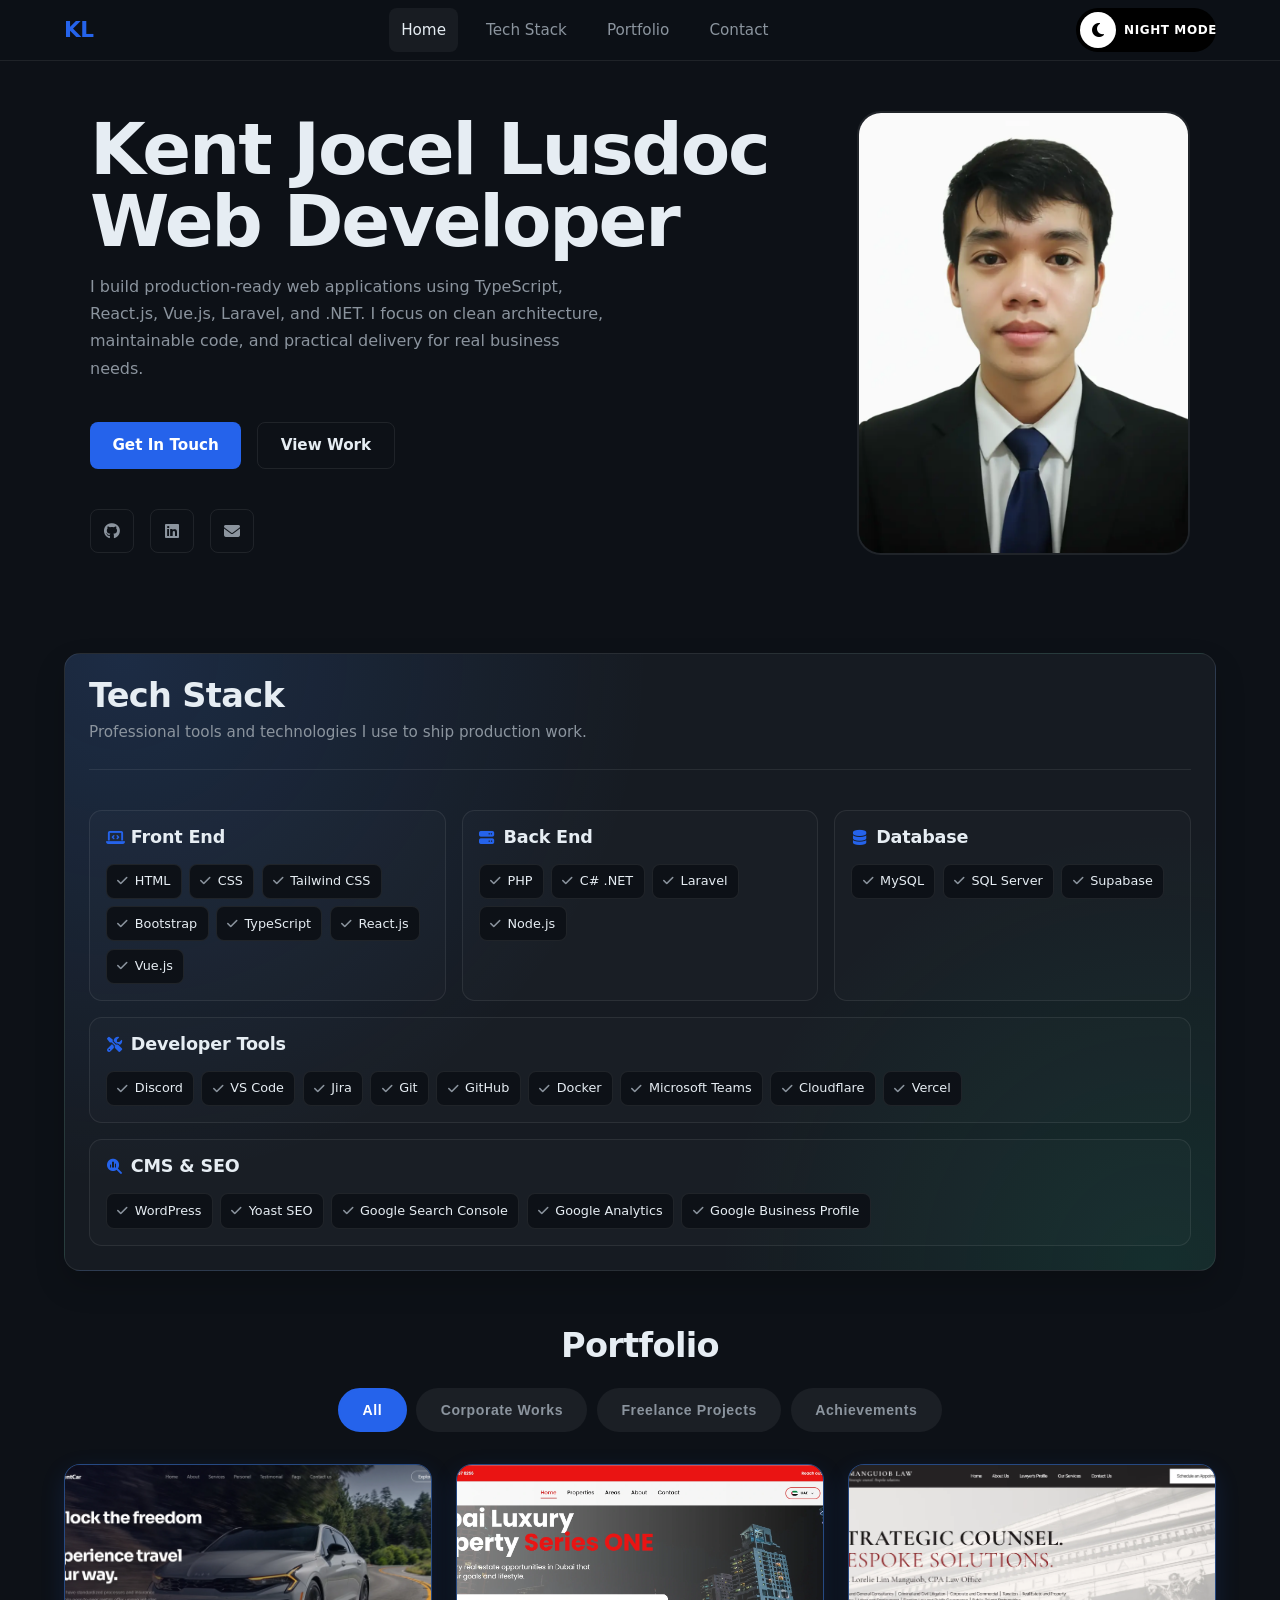
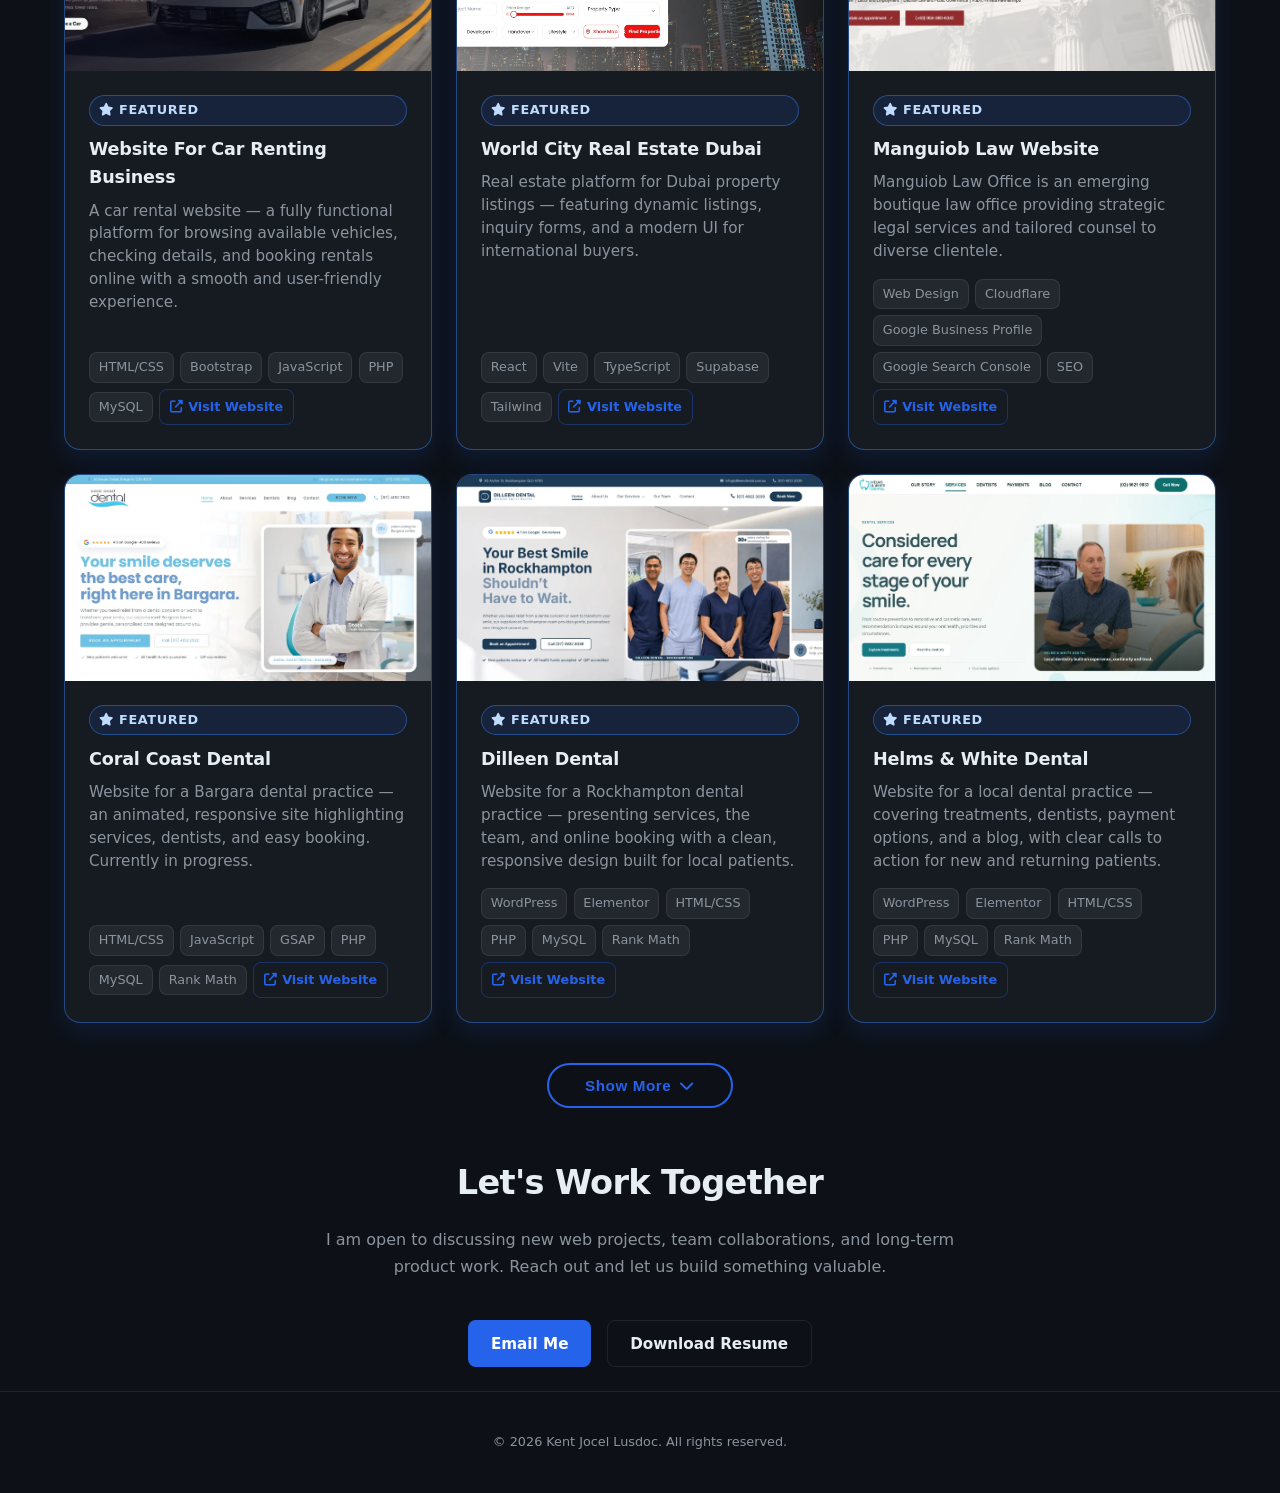
<file: index.html>
<!DOCTYPE html>
<html lang="en">

<head>
  <meta charset="UTF-8">
  <!-- SEO: Core document metadata and canonical brand URL. Update the domain if your deployment URL changes. -->
  <meta name="viewport" content="width=device-width, initial-scale=1.0">
  <meta name="description"
    content="Kent Jocel Lusdoc is a web developer building production-ready web applications with React, Vue, TypeScript, Laravel, and .NET for real business needs.">
  <meta name="author" content="Kent Jocel Lusdoc">
  <meta name="robots" content="index, follow, max-image-preview:large">
  <link rel="canonical" href="https://kentjocellusdoc.vercel.app/">
  <link rel="preload" as="image" href="Lusdoc_EnhanceImage.webp">
  <link rel="icon" type="image/png" sizes="512x512" href="favicon.png">
  <link rel="apple-touch-icon" sizes="512x512" href="favicon.png">
  <link rel="manifest" href="site.webmanifest">
  <meta name="theme-color" content="#0d1117">
  <!-- SEO: Open Graph metadata controls previews when the homepage is shared. -->
  <meta property="og:title" content="Kent Jocel Lusdoc | Web Developer">
  <meta property="og:description"
    content="Portfolio of Kent Jocel Lusdoc, a web developer building production-ready web applications with modern technologies.">
  <meta property="og:image" content="https://kentjocellusdoc.vercel.app/og-image.png">
  <meta property="og:image:width" content="1200">
  <meta property="og:image:height" content="630">
  <meta property="og:image:alt" content="Kent Jocel Lusdoc - Web Developer">
  <meta property="og:url" content="https://kentjocellusdoc.vercel.app/">
  <meta property="og:type" content="website">
  <meta property="og:site_name" content="Kent Jocel Lusdoc">
  <!-- SEO: Twitter/X uses the large image card for richer sharing previews. -->
  <meta name="twitter:card" content="summary_large_image">
  <meta name="twitter:title" content="Kent Jocel Lusdoc | Web Developer">
  <meta name="twitter:description"
    content="Portfolio of Kent Jocel Lusdoc, a web developer building production-ready web applications.">
  <meta name="twitter:image" content="https://kentjocellusdoc.vercel.app/og-image.png">
  <meta name="twitter:image:alt" content="Kent Jocel Lusdoc - Web Developer">
  <!-- SEO: JSON-LD identifies the personal brand and the homepage entity to search engines. -->
  <script type="application/ld+json">
    {
      "@context": "https://schema.org",
      "@graph": [
        {
          "@type": "Person",
          "@id": "https://kentjocellusdoc.vercel.app/#person",
          "name": "Kent Jocel Lusdoc",
          "jobTitle": "Web Developer",
          "url": "https://kentjocellusdoc.vercel.app/",
          "image": "https://kentjocellusdoc.vercel.app/Lusdoc_EnhanceImage.webp",
          "description": "Web developer building production-ready web applications with TypeScript, React.js, Vue.js, Laravel, and .NET.",
          "address": {
            "@type": "PostalAddress",
            "addressCountry": "PH"
          },
          "sameAs": [
            "https://github.com/kikenTheGreat",
            "https://www.linkedin.com/in/kent-jocel-lusdoc-b43a72363/"
          ],
          "knowsAbout": ["Web development", "TypeScript", "React.js", "Vue.js", "Laravel", ".NET"]
        },
        {
          "@type": "WebSite",
          "@id": "https://kentjocellusdoc.vercel.app/#website",
          "url": "https://kentjocellusdoc.vercel.app/",
          "name": "Kent Jocel Lusdoc | Web Developer",
          "description": "The professional portfolio of Kent Jocel Lusdoc.",
          "publisher": { "@id": "https://kentjocellusdoc.vercel.app/#person" },
          "inLanguage": "en"
        }
      ]
    }
  </script>
  <title>Kent Jocel Lusdoc | Web Developer &amp; Software Engineer</title>
  <link rel="stylesheet" href="https://cdnjs.cloudflare.com/ajax/libs/font-awesome/6.4.0/css/all.min.css">
  <link rel="stylesheet" href="https://cdn.jsdelivr.net/npm/swiper@11/swiper-bundle.min.css" />

  <style>
    /* ============================================
       DESIGN TOKENS & CSS VARIABLES
    ============================================ */
    :root {
      --bg-dark: #0d1117;
      --bg-card: #161b22;
      --border: rgba(255, 255, 255, 0.08);
      --text-primary: #e6edf3;
      --text-secondary: #8b949e;
      --accent: #2563eb;
      --accent-hover: #1d4ed8;
      --accent-green: #10b981;
      --radius-sm: 0.5rem;
      --radius-md: 0.8rem;
      --radius-lg: 1rem;
      --radius-xl: 1.5rem;
      /* [FIX 8] Responsive spacing tokens */
      --space-xs: clamp(0.5rem, 1.5vw, 0.75rem);
      --space-sm: clamp(0.75rem, 2vw, 1rem);
      --space-md: clamp(1rem, 3vw, 1.5rem);
      --space-lg: clamp(1.5rem, 4vw, 2.5rem);
      --space-xl: clamp(2rem, 6vw, 4rem);
      --space-2xl: clamp(3rem, 8vw, 6rem);
      /* [FIX 3] Fluid typography scale */
      --text-xs: clamp(0.7rem, 1.5vw, 0.8rem);
      --text-sm: clamp(0.8rem, 1.8vw, 0.95rem);
      --text-base: clamp(0.9rem, 2vw, 1rem);
      --text-md: clamp(1rem, 2.2vw, 1.1rem);
      --text-lg: clamp(1.1rem, 2.5vw, 1.35rem);
      --text-xl: clamp(1.2rem, 3vw, 1.65rem);
      --text-2xl: clamp(1.5rem, 4vw, 2.1rem);
      --text-hero: clamp(2.2rem, 8vw, 4.5rem);
    }

    /* ============================================
       LIGHT MODE — EDITORIAL AESTHETIC
    ============================================ */

    body.light-mode {
      --bg-dark: #ffffff;
      --bg-card: #ffffff;
      --border: rgba(0, 0, 0, 0.10);
      --text-primary: #141210;
      --text-secondary: #555555;
      --accent: #1a1a1a;
      --accent-hover: #333333;
      --accent-green: #059669;
    }

    /* Navbar */
    body.light-mode #navbar {
      background-color: rgba(255, 255, 255, 0.93);
      border-bottom: 1px solid rgba(0, 0, 0, 0.10);
    }

    /* Logo stays accent charcoal */
    body.light-mode .logo {
      color: var(--accent);
    }

    /* Nav links */
    body.light-mode .nav-menu a:hover,
    body.light-mode .nav-menu a.active {
      background-color: rgba(0, 0, 0, 0.06);
      color: var(--text-primary);
    }

    body.light-mode .mobile-menu {
      background-color: rgba(255, 255, 255, 0.98);
    }

    body.light-mode .mobile-menu a:hover {
      background-color: rgba(0, 0, 0, 0.05);
      color: var(--text-primary);
    }

    /* Role label: charcoal, no blue */
    body.light-mode .hero-content .role {
      color: var(--text-secondary);
      font-weight: 500;
      letter-spacing: 0.08em;
      text-transform: uppercase;
      font-size: var(--text-sm);
      border-left: 2px solid var(--accent);
      padding-left: 0.65rem;
    }

    /* Section label */
    body.light-mode .section-label {
      color: var(--text-secondary);
      border-bottom: 1px solid var(--border);
      display: inline-block;
      padding-bottom: 0.2rem;
    }

    /* Tech stack card — linen-style, no color gradients */
    body.light-mode .tech-stack-card {
      background: var(--bg-card);
      border: 1px solid var(--border);
      box-shadow: 0 2px 16px rgba(0, 0, 0, 0.06);
    }

    body.light-mode .stack-group h3 i {
      color: var(--text-secondary);
    }

    body.light-mode .stack-chip {
      background-color: #eeebe4;
      border-color: rgba(30, 20, 10, 0.14);
      color: var(--text-primary);
    }

    body.light-mode .stack-chip:hover {
      border-color: var(--accent);
      background-color: #e5e0d6;
    }

    body.light-mode .stack-chip i {
      color: var(--text-secondary);
    }

    body.light-mode .stack-group {
      background-color: rgba(0, 0, 0, 0.02);
      border-color: rgba(30, 20, 10, 0.09);
    }

    /* Project cards */
    body.light-mode .project-card {
      background: var(--bg-card);
      border: 1px solid var(--border);
      box-shadow: 0 1px 8px rgba(0, 0, 0, 0.06);
    }

    body.light-mode .project-card:hover {
      box-shadow: 0 8px 32px rgba(0, 0, 0, 0.11);
    }

    body.light-mode .project-tag {
      background: rgba(0, 0, 0, 0.05);
      border-color: rgba(0, 0, 0, 0.10);
      color: var(--text-secondary);
    }

    body.light-mode .project-category {
      background: var(--accent);
    }

    body.light-mode .project-link {
      color: var(--accent);
      border-color: rgba(30, 20, 10, 0.25);
    }

    body.light-mode .project-link:hover {
      background-color: rgba(0, 0, 0, 0.06);
    }

    body.light-mode .highlighted-project {
      border-color: rgba(30, 20, 10, 0.2);
      box-shadow: 0 4px 20px rgba(0, 0, 0, 0.08);
    }

    body.light-mode .highlighted-project .project-category {
      background: var(--accent);
    }

    body.light-mode .highlight-pill {
      background-color: rgba(0, 0, 0, 0.06);
      color: var(--text-secondary);
      border-color: rgba(0, 0, 0, 0.14);
    }

    /* Buttons */
    body.light-mode .btn-primary {
      background-color: var(--accent);
      color: #fdfcfa;
    }

    body.light-mode .btn-primary:hover {
      background-color: var(--accent-hover);
    }

    body.light-mode .btn-secondary {
      color: var(--text-primary);
      border-color: rgba(30, 20, 10, 0.25);
    }

    body.light-mode .btn-secondary:hover {
      border-color: var(--accent);
      color: var(--accent);
    }

    /* Social links */
    body.light-mode .social-link {
      border-color: rgba(30, 20, 10, 0.18);
      color: var(--text-secondary);
    }

    body.light-mode .social-link:hover {
      border-color: var(--accent);
      color: var(--accent);
    }

    /* Hero image border */
    body.light-mode .hero-image img {
      border-color: rgba(30, 20, 10, 0.14);
      filter: grayscale(12%) contrast(1.04);
    }

    /* Footer */
    body.light-mode footer {
      border-top-color: rgba(30, 20, 10, 0.10);
      color: var(--text-secondary);
    }

    /* ============================================
       THEME TOGGLE BUTTON
    ============================================ */
    .theme-toggle-btn {
      position: relative;
      display: flex;
      align-items: center;
      width: 140px;
      height: 44px;
      border-radius: 99px;
      background-color: #000000;
      color: #ffffff;
      border: none;
      cursor: pointer;
      padding: 4px;
      transition: background-color 0.3s ease;
      font-family: inherit;
      flex-shrink: 0;
      white-space: nowrap;
      overflow: hidden;
    }

    .theme-toggle-btn .toggle-text {
      position: absolute;
      width: 100%;
      text-align: right;
      padding-left: 48px;
      padding-right: 16px;
      font-size: 0.75rem;
      font-weight: 800;
      letter-spacing: 0.05em;
      z-index: 1;
      pointer-events: none;
      transition: all 0.3s ease;
      left: 0;
    }

    .theme-toggle-btn .toggle-knob {
      display: flex;
      align-items: center;
      justify-content: center;
      width: 36px;
      height: 36px;
      background-color: #ffffff;
      color: #000000;
      border-radius: 50%;
      z-index: 2;
      transition: transform 0.3s cubic-bezier(0.4, 0, 0.2, 1);
      box-shadow: 0 2px 4px rgba(0, 0, 0, 0.1);
    }

    .theme-toggle-btn .theme-icon {
      font-size: 1rem;
    }

    /* Light Mode overrides */
    body.light-mode .theme-toggle-btn {
      background-color: #e5e5e5;
      color: #000000;
    }

    body.light-mode .theme-toggle-btn .toggle-text {
      text-align: left;
      padding-left: 16px;
      padding-right: 0;
    }

    body.light-mode .theme-toggle-btn .toggle-knob {
      transform: translateX(96px);
      /* 140 - 8 - 36 = 96 */
    }

    /* Smooth global transition when switching theme */
    body,
    #navbar,
    .tech-stack-card,
    .project-card,
    .stack-chip,
    .stack-group,
    footer {
      transition: background-color 0.3s ease, color 0.3s ease, border-color 0.3s ease, box-shadow 0.3s ease;
    }

    /* [FIX 9] Prevent horizontal overflow */
    *,
    *::before,
    *::after {
      box-sizing: border-box;
      margin: 0;
      padding: 0;
    }

    html {
      scroll-behavior: smooth;
    }

    body {
      background-color: var(--bg-dark);
      color: var(--text-primary);
      font-family: 'Segoe UI', system-ui, -apple-system, sans-serif;
      font-size: var(--text-base);
      line-height: 1.6;
      /* [FIX 9] Prevent horizontal scroll */
      overflow-x: hidden;
      min-height: 100vh;
    }

    /* [FIX 4] Responsive images globally */
    img {
      max-width: 100%;
      height: auto;
      display: block;
    }

    /* [FIX 10] Touch targets */
    a,
    button {
      min-height: 44px;
      min-width: 44px;
    }

    /* ============================================
       LAYOUT HELPERS
    ============================================ */
    /* [FIX 2] Fluid container */
    .container {
      width: 100%;
      max-width: 1200px;
      margin: 0 auto;
      padding: 0 var(--space-sm);
    }

    section {
      padding: var(--space-md) var(--space-md);
      max-width: 1200px;
      margin: 0 auto;
    }

    /* ============================================
       NAVIGATION
    ============================================ */
    #navbar {
      position: sticky;
      top: 0;
      z-index: 1000;
      background-color: rgba(13, 17, 23, 0.9);
      backdrop-filter: blur(12px);
      -webkit-backdrop-filter: blur(12px);
      border-bottom: 1px solid var(--border);
    }

    .nav-container {
      /* [FIX 2] Fluid container */
      width: 100%;
      max-width: 1200px;
      margin: 0 auto;
      padding: 0 var(--space-md);
      /* [FIX 6] Flexbox layout */
      display: flex;
      align-items: center;
      justify-content: space-between;
      height: 60px;
    }

    .logo {
      font-size: var(--text-lg);
      font-weight: 800;
      color: var(--accent);
      letter-spacing: -0.02em;
      flex-shrink: 0;
    }

    /* [FIX 7] Desktop nav */
    .nav-menu {
      display: flex;
      list-style: none;
      gap: var(--space-sm);
      align-items: center;
    }

    .nav-menu a {
      color: var(--text-secondary);
      text-decoration: none;
      font-size: var(--text-sm);
      font-weight: 500;
      padding: 0.5rem 0.75rem;
      border-radius: var(--radius-sm);
      transition: color 0.2s, background 0.2s;
      display: inline-flex;
      align-items: center;
      min-height: 44px;
    }

    .nav-menu a:hover,
    .nav-menu a.active {
      color: var(--text-primary);
      background-color: rgba(255, 255, 255, 0.05);
    }

    /* [FIX 7] Hamburger button */
    .mobile-menu-btn {
      display: none;
      background: none;
      border: 1px solid var(--border);
      color: var(--text-primary);
      cursor: pointer;
      border-radius: var(--radius-sm);
      /* [FIX 10] Touch target */
      width: 44px;
      height: 44px;
      align-items: center;
      justify-content: center;
      font-size: 1rem;
      transition: border-color 0.2s;
      flex-shrink: 0;
    }

    .mobile-menu-btn:hover {
      border-color: var(--accent);
    }

    /* [FIX 7] Mobile dropdown menu */
    .mobile-menu {
      display: none;
      flex-direction: column;
      padding: var(--space-xs) var(--space-md) var(--space-sm);
      border-top: 1px solid var(--border);
      gap: 0.25rem;
    }

    .mobile-menu.active {
      display: flex;
    }

    .mobile-menu a {
      color: var(--text-secondary);
      text-decoration: none;
      font-size: var(--text-sm);
      font-weight: 500;
      padding: 0.65rem 0.75rem;
      border-radius: var(--radius-sm);
      transition: color 0.2s, background 0.2s;
      /* [FIX 10] Touch target */
      min-height: 44px;
      display: flex;
      align-items: center;
    }

    .mobile-menu a:hover {
      color: var(--text-primary);
      background-color: rgba(255, 255, 255, 0.05);
    }

    /* ============================================
       HERO SECTION
    ============================================ */
    .hero {
      padding: 50px;
      max-width: 1200px;
      margin: 0 auto;
    }

    .hero-grid {
      /* [FIX 6] Responsive grid */
      display: grid;
      grid-template-columns: 1fr auto;
      gap: var(--space-xl);
      align-items: center;
    }

    .hero-content h1 {
      /* [FIX 3] Fluid hero title */
      font-size: var(--text-hero);
      font-weight: 800;
      letter-spacing: -0.03em;
      line-height: 1.0;
      margin-bottom: var(--space-sm);
    }

    .hero-content .role {
      font-size: var(--text-lg);
      color: var(--accent);
      font-weight: 600;
      margin-bottom: var(--space-sm);
    }

    .hero-content p {
      color: var(--text-secondary);
      font-size: var(--text-base);
      max-width: 520px;
      margin-bottom: var(--space-lg);
      line-height: 1.7;
    }

    .hero-actions {
      /* [FIX 6] Flex wrap for buttons */
      display: flex;
      flex-wrap: wrap;
      gap: var(--space-sm);
      margin-bottom: var(--space-lg);
    }

    .social-links {
      display: flex;
      flex-wrap: wrap;
      gap: var(--space-sm);
    }

    .social-link {
      display: inline-flex;
      align-items: center;
      justify-content: center;
      /* [FIX 10] Touch target */
      width: 44px;
      height: 44px;
      border: 1px solid var(--border);
      border-radius: var(--radius-sm);
      color: var(--text-secondary);
      text-decoration: none;
      font-size: 1rem;
      transition: all 0.2s ease;
    }

    .social-link:hover {
      border-color: var(--accent);
      color: var(--accent);
    }

    .hero-image {
      width: clamp(240px, 26vw, 390px);
      flex-shrink: 0;
    }

    .hero-image img {
      width: 100%;
      border-radius: var(--radius-xl);
      border: 2px solid var(--border);
      object-fit: cover;
      aspect-ratio: 3/4;
    }

    /* ============================================
       BUTTONS
    ============================================ */
    .btn {
      display: inline-flex;
      align-items: center;
      justify-content: center;
      gap: 0.5rem;
      padding: 0.65rem 1.4rem;
      /* [FIX 10] Touch target */
      min-height: 44px;
      border-radius: var(--radius-sm);
      font-size: var(--text-sm);
      font-weight: 600;
      text-decoration: none;
      transition: all 0.2s ease;
      cursor: pointer;
      border: none;
      white-space: nowrap;
    }

    .btn-primary {
      background-color: var(--accent);
      color: white;
    }

    .btn-primary:hover {
      background-color: var(--accent-hover);
      transform: translateY(-1px);
    }

    .btn-secondary {
      background-color: transparent;
      color: var(--text-primary);
      border: 1px solid var(--border);
    }

    .btn-secondary:hover {
      border-color: var(--accent);
      color: var(--accent);
      transform: translateY(-1px);
    }

    /* ============================================
       TECH STACK SECTION
    ============================================ */
    .tech-stack-wrap {
      margin-top: var(--space-md);
      position: relative;
    }

    .tech-stack-card {
      background:
        radial-gradient(circle at 5% 0%, rgba(59, 130, 246, 0.16), transparent 42%),
        radial-gradient(circle at 95% 100%, rgba(16, 185, 129, 0.12), transparent 35%),
        var(--bg-card);
      border: 1px solid var(--border);
      border-radius: var(--radius-lg);
      /* [FIX 8] Responsive padding */
      padding: var(--space-md);
      box-shadow: 0 14px 30px rgba(0, 0, 0, 0.18);
    }

    .tech-stack-header {
      display: flex;
      justify-content: space-between;
      align-items: flex-start;
      gap: var(--space-sm);
      margin-bottom: var(--space-lg);
      padding-bottom: var(--space-md);
      border-bottom: 1px solid var(--border);
    }

    .tech-stack-title {
      /* [FIX 3] Fluid font size */
      font-size: var(--text-2xl);
      line-height: 1.1;
      letter-spacing: -0.02em;
      margin: 0;
    }

    .tech-stack-subtitle {
      margin: 0.35rem 0 0;
      color: var(--text-secondary);
      font-size: var(--text-sm);
    }

    /* [FIX 6] Responsive stack grid */
    .stack-grid {
      display: grid;
      grid-template-columns: repeat(2, minmax(0, 1fr));
      gap: var(--space-sm);
    }

    .stack-group {
      padding: var(--space-sm);
      border: 1px solid var(--border);
      border-radius: var(--radius-md);
      background-color: rgba(255, 255, 255, 0.015);
    }

    .stack-group.full-width {
      grid-column: 1 / -1;
    }

    .stack-group h3 {
      margin: 0 0 var(--space-sm);
      /* [FIX 3] Fluid font size */
      font-size: var(--text-md);
      line-height: 1.2;
      letter-spacing: -0.01em;
      display: flex;
      align-items: center;
      gap: 0.55rem;
    }

    .stack-group h3 i {
      color: var(--accent);
      font-size: 0.95rem;
      width: 1rem;
      text-align: center;
    }

    .stack-chips {
      display: flex;
      flex-wrap: wrap;
      gap: 0.45rem;
    }

    .stack-chip {
      display: inline-flex;
      align-items: center;
      gap: 0.4rem;
      border: 1px solid var(--border);
      border-radius: var(--radius-sm);
      /* [FIX 8] Responsive padding */
      padding: 0.4rem 0.65rem;
      /* [FIX 3] Fluid font size */
      font-size: var(--text-xs);
      color: var(--text-primary);
      background-color: var(--bg-dark);
      transition: all 0.2s ease;
    }

    .stack-chip i {
      color: var(--text-secondary);
      font-size: 0.75rem;
    }

    .stack-chip:hover {
      border-color: var(--accent);
      transform: translateY(-1px);
    }

    /* ============================================
       SECTION HEADERS
    ============================================ */
    .section-header {
      text-align: center;
      margin-bottom: var(--space-xl);
    }

    /* Match the "Let's Work Together" heading spacing */
    #portfolio .section-header {
      margin-bottom: var(--space-sm);
    }

    .section-label {
      font-size: var(--text-xs);
      text-transform: uppercase;
      letter-spacing: 0.1em;
      color: var(--accent);
      font-weight: 600;
      margin-bottom: 0.5rem;
    }

    .section-title {
      /* [FIX 3] Fluid font size */
      font-size: var(--text-2xl);
      font-weight: 800;
      letter-spacing: -0.02em;
    }

    /* ============================================
       PORTFOLIO GRID
    ============================================ */
    /* [FIX 6] Responsive grid with auto-fill */
    .portfolio-grid {
      display: grid;
      grid-template-columns: repeat(auto-fill, minmax(min(100%, 320px), 1fr));
      gap: var(--space-md);
    }

    .project-card {
      background: var(--bg-card);
      border: 1px solid var(--border);
      border-radius: var(--radius-lg);
      overflow: hidden;
      transition: transform 0.2s ease, box-shadow 0.2s ease;
      display: flex;
      flex-direction: column;
    }

    .project-card:hover {
      transform: translateY(-3px);
      box-shadow: 0 12px 28px rgba(0, 0, 0, 0.25);
    }

    .project-image {
      position: relative;
      overflow: hidden;
      aspect-ratio: 16/9;
    }

    .project-image img {
      width: 100%;
      height: 100%;
      object-fit: cover;
      transition: transform 0.3s ease;
    }

    .project-card:hover .project-image img {
      transform: scale(1.03);
    }

    .project-category {
      position: absolute;
      top: 0.75rem;
      left: 0.75rem;
      background: var(--accent);
      color: white;
      font-size: var(--text-xs);
      font-weight: 700;
      text-transform: uppercase;
      letter-spacing: 0.06em;
      padding: 0.3rem 0.7rem;
      border-radius: 999px;
    }

    .project-info {
      /* [FIX 8] Responsive padding */
      padding: var(--space-md);
      flex: 1;
      display: flex;
      flex-direction: column;
    }

    .project-info h3 {
      font-size: var(--text-md);
      font-weight: 700;
      letter-spacing: -0.01em;
      margin-bottom: 0.5rem;
    }

    .project-info p {
      font-size: var(--text-sm);
      color: var(--text-secondary);
      line-height: 1.5;
      margin-bottom: var(--space-sm);
      flex: 1;
    }

    .project-tags {
      display: flex;
      flex-wrap: wrap;
      gap: 0.4rem;
      align-items: center;
      margin-top: auto;
    }

    .project-tag {
      background: rgba(255, 255, 255, 0.06);
      border: 1px solid var(--border);
      border-radius: var(--radius-sm);
      padding: 0.25rem 0.55rem;
      font-size: var(--text-xs);
      color: var(--text-secondary);
    }

    .project-link {
      display: inline-flex;
      align-items: center;
      gap: 0.35rem;
      color: var(--accent);
      text-decoration: none;
      font-size: var(--text-xs);
      font-weight: 600;
      padding: 0.3rem 0.6rem;
      border: 1px solid rgba(37, 99, 235, 0.35);
      border-radius: var(--radius-sm);
      transition: all 0.2s;
      /* [FIX 10] Touch target */
      min-height: 36px;
    }

    .project-link:hover {
      background-color: rgba(37, 99, 235, 0.12);
    }

    /* Highlighted projects */
    .highlighted-project {
      border: 1px solid rgba(59, 130, 246, 0.45);
      box-shadow: 0 8px 24px rgba(37, 99, 235, 0.15);
    }

    .highlighted-project .project-category {
      background: linear-gradient(135deg, #2563eb, #1d4ed8);
    }

    .highlight-pill {
      display: inline-flex;
      align-items: center;
      gap: 0.35rem;
      padding: 0.25rem 0.55rem;
      margin-bottom: 0.6rem;
      border-radius: 999px;
      font-size: var(--text-xs);
      letter-spacing: 0.05em;
      text-transform: uppercase;
      border: 1px solid rgba(59, 130, 246, 0.45);
      color: #bfdbfe;
      background-color: rgba(37, 99, 235, 0.12);
      font-weight: 600;
    }

    /* ============================================
       CONTACT SECTION
    ============================================ */
    .contact {
      text-align: center;

      max-width: 680px;
      margin: 0 auto;
    }

    .contact h2 {
      font-size: var(--text-2xl);
      font-weight: 800;
      letter-spacing: -0.02em;
      margin-bottom: var(--space-sm);
    }

    .contact p {
      color: var(--text-secondary);
      font-size: var(--text-base);
      line-height: 1.7;
      margin-bottom: var(--space-lg);
    }

    .contact-buttons {
      display: flex;
      flex-wrap: wrap;
      gap: var(--space-sm);
      justify-content: center;
    }

    /* ============================================
       FOOTER
    ============================================ */
    footer {
      text-align: center;
      padding: var(--space-lg) var(--space-md);
      border-top: 1px solid var(--border);
      color: var(--text-secondary);
      font-size: var(--text-xs);
    }

    /* ============================================
       BREAKPOINTS
    ============================================ */

    /* [FIX 5] Small Desktop: max-width 1024px */
    @media (max-width: 1024px) {
      .hero-image {
        width: clamp(195px, 26vw, 300px);
      }
    }

    /* [FIX 5] Tablet: max-width 768px */
    @media (max-width: 768px) {

      /* [FIX 7] Show hamburger, hide desktop nav */
      .nav-menu {
        display: none;
      }

      .mobile-menu-btn {
        display: inline-flex;
      }

      /* [FIX 6] Stack hero on tablet */
      .hero-grid {
        grid-template-columns: 1fr;
        text-align: center;
      }

      .hero-image {
        width: clamp(120px, 35vw, 180px);
        margin: 0 auto;
        order: -1;
      }

      .hero-content p {
        margin-left: auto;
        margin-right: auto;
      }

      .hero-actions {
        justify-content: center;
      }

      .social-links {
        justify-content: center;
      }

      .tech-stack-header {
        flex-direction: column;
        align-items: flex-start;
      }

      /* [FIX 6] Collapse stack grid on tablet */
      .stack-grid {
        grid-template-columns: 1fr;
      }

      .stack-group.full-width {
        grid-column: auto;
      }
    }

    /* [FIX 5] Mobile: max-width 480px */
    @media (max-width: 480px) {
      section {
        padding: var(--space-xl) var(--space-sm);
      }

      .hero {
        padding: var(--space-xl) var(--space-sm);
      }

      .contact {
        padding: var(--space-xl) var(--space-sm);
      }

      /* [FIX 6] Single column portfolio on mobile */
      .portfolio-grid {
        grid-template-columns: 1fr;
      }

      .hero-image {
        width: clamp(100px, 40vw, 160px);
      }

      .contact-buttons {
        flex-direction: column;
        align-items: stretch;
      }

      .contact-buttons .btn {
        width: 100%;
      }

      /* [FIX 10] Larger touch targets on mobile */
      .btn {
        padding: 0.75rem 1.4rem;
      }

      /* Shrink theme toggle to icon-only on small screens */
      .theme-toggle-btn {
        width: 44px;
      }

      .theme-toggle-btn .toggle-text {
        display: none;
      }

      body.light-mode .theme-toggle-btn .toggle-knob {
        transform: translateX(0);
      }
    }

    /* [FIX 5] Large Desktop: min-width 1280px */
    @media (min-width: 1280px) {
      .portfolio-grid {
        grid-template-columns: repeat(3, 1fr);
      }

      .stack-grid {
        grid-template-columns: repeat(3, 1fr);
      }

      /* Full-width stays full regardless */
      .stack-group.full-width {
        grid-column: 1 / -1;
      }
    }

    /* ============================================
       MODAL & CAROUSEL (DERM AI)
    ============================================ */
    .modal-overlay {
      position: fixed;
      top: 0;
      left: 0;
      width: 100%;
      height: 100%;
      background: rgba(0, 0, 0, 0.85);
      z-index: 9999;
      display: flex;
      align-items: center;
      justify-content: center;
      opacity: 0;
      visibility: hidden;
      transition: opacity 0.3s ease, visibility 0.3s ease;
      backdrop-filter: blur(5px);
    }

    .modal-overlay.active {
      opacity: 1;
      visibility: visible;
    }

    .modal-content {
      width: 100%;
      max-width: 1000px;
      position: relative;
    }

    .modal-close {
      position: absolute;
      top: -40px;
      right: 10px;
      background: none;
      border: none;
      color: white;
      font-size: 2rem;
      cursor: pointer;
      z-index: 10000;
    }

    .derm-swiper {
      width: 100%;
      padding-top: 50px;
      padding-bottom: 50px;
    }

    .derm-swiper .swiper-slide {
      background-position: center;
      background-size: cover;
      width: 280px;
      height: 550px;
      background-color: #fff;
      padding: 10px;
      box-shadow: 0 15px 30px rgba(0, 0, 0, 0.5);
      border-radius: 8px;
    }

    .derm-swiper .swiper-slide img {
      display: block;
      width: 100%;
      height: 100%;
      object-fit: contain;
      border-radius: 4px;
    }

    .derm-swiper .swiper-slide {
      cursor: pointer;
    }

    .derm-swiper .swiper-slide-shadow,
    .derm-swiper .swiper-slide-shadow-left,
    .derm-swiper .swiper-slide-shadow-right,
    .derm-swiper .swiper-slide-shadow-top,
    .derm-swiper .swiper-slide-shadow-bottom {
      pointer-events: none !important;
    }

    @media (max-width: 480px) {
      .derm-swiper .swiper-slide {
        width: 220px;
        height: 450px;
      }
    }

    /* WEDDING SWIPER */
    .wedding-swiper {
      width: 100%;
      padding-top: 50px;
      padding-bottom: 50px;
    }

    .wedding-swiper .swiper-slide {
      background-position: center;
      background-size: cover;
      width: 600px;
      height: 400px;
      background-color: transparent;
      padding: 0;
      border-radius: 8px;
    }

    .wedding-swiper .swiper-slide img {
      display: block;
      width: 100%;
      height: 100%;
      object-fit: contain;
      border-radius: 4px;
    }

    .wedding-swiper .swiper-slide {
      cursor: pointer;
    }

    .wedding-swiper .swiper-slide-shadow,
    .wedding-swiper .swiper-slide-shadow-left,
    .wedding-swiper .swiper-slide-shadow-right,
    .wedding-swiper .swiper-slide-shadow-top,
    .wedding-swiper .swiper-slide-shadow-bottom {
      pointer-events: none !important;
    }

    @media (max-width: 768px) {
      .wedding-swiper .swiper-slide {
        width: 400px;
        height: 280px;
      }
    }

    @media (max-width: 480px) {
      .wedding-swiper .swiper-slide {
        width: 280px;
        height: 200px;
      }
    }

    /* ── Show More / Less ── */
    #more-projects {
      display: contents;
    }

    #more-projects.hidden>* {
      display: none;
    }

    .show-more-wrapper {
      grid-column: 1 / -1;
      display: flex;
      justify-content: center;
      margin-top: 1rem;
    }

    .btn-show-more {
      display: inline-flex;
      align-items: center;
      gap: 0.5rem;
      padding: 0.75rem 2.25rem;
      border: 2px solid var(--accent, #4f8ef7);
      border-radius: 50px;
      background: transparent;
      color: var(--accent, #4f8ef7);
      font-size: 0.95rem;
      font-weight: 600;
      letter-spacing: 0.04em;
      cursor: pointer;
      transition: background 0.25s, color 0.25s, transform 0.2s;
    }

    .btn-show-more:hover {
      background: var(--accent, #4f8ef7);
      color: #fff;
      transform: translateY(-2px);
    }

    .btn-show-more i {
      transition: transform 0.3s;
    }

    .btn-show-more.expanded i {
      transform: rotate(180deg);
    }

    /* ── Portfolio Filter Bar ── */
    .portfolio-filters {
      display: flex;
      justify-content: center;
      flex-wrap: wrap;
      gap: 0.6rem;
      margin-bottom: 2rem;
    }

    .filter-btn {
      padding: 0.55rem 1.4rem;
      border-radius: 50px;
      border: 2px solid transparent;
      background: rgba(255, 255, 255, 0.06);
      color: var(--text-secondary, #a0aec0);
      font-size: 0.88rem;
      font-weight: 600;
      letter-spacing: 0.04em;
      cursor: pointer;
      transition: background 0.22s, color 0.22s, border-color 0.22s, transform 0.18s;
    }

    .filter-btn:hover {
      border-color: var(--accent, #4f8ef7);
      color: var(--accent, #4f8ef7);
      transform: translateY(-2px);
    }

    .filter-btn.active {
      background: var(--accent, #4f8ef7);
      border-color: var(--accent, #4f8ef7);
      color: #fff;
    }

    .project-card.filter-hidden {
      display: none !important;
    }

    /* Image placeholder background (no animation) */
    .project-image, .swiper-slide {
      background-color: #2a313c;
      position: relative;
    }
    body.light-mode .project-image, body.light-mode .swiper-slide {
      background-color: #e5e7eb;
    }
    .project-image img, .swiper-slide img {
      position: relative;
      z-index: 1;
    }
  </style>
  <!-- SEO: Selected portfolio entries are represented as CreativeWork entities. -->
  <script type="application/ld+json">
    {
      "@context": "https://schema.org",
      "@type": "ItemList",
      "name": "Selected projects by Kent Jocel Lusdoc",
      "itemListElement": [
        {
          "@type": "CreativeWork",
          "position": 1,
          "name": "World City Real Estate Dubai",
          "url": "https://worldcityrealestate.com/",
          "creator": { "@id": "https://kentjocellusdoc.vercel.app/#person" }
        },
        {
          "@type": "CreativeWork",
          "position": 2,
          "name": "Wedding Memories",
          "url": "https://event-photos-pied.vercel.app/",
          "creator": { "@id": "https://kentjocellusdoc.vercel.app/#person" }
        },
        {
          "@type": "SoftwareSourceCode",
          "position": 3,
          "name": "Library Management System",
          "codeRepository": "https://github.com/kikenTheGreat/Library-Final",
          "creator": { "@id": "https://kentjocellusdoc.vercel.app/#person" }
        }
      ]
    }
  </script>
</head>

<body>
  <!-- Semantic header: keeps site navigation discoverable to assistive technology and crawlers. -->
  <header>
    <nav id="navbar" aria-label="Primary navigation">
    <div class="nav-container">
      <div class="logo">KL</div>
      <ul class="nav-menu">
        <li><a href="#home" class="active">Home</a></li>
        <li><a href="#features">Tech Stack</a></li>
        <li><a href="#portfolio">Portfolio</a></li>
        <li><a href="#contact">Contact</a></li>
      </ul>

      <div style="display:flex;align-items:center;gap:0.5rem;flex-shrink:0;flex-wrap:nowrap;">
        <!-- Theme Toggle -->
        <button class="theme-toggle-btn" id="themeToggleBtn" aria-label="Toggle theme">
          <div class="toggle-knob">
            <i class="fas fa-moon theme-icon" id="themeIcon"></i>
          </div>
          <span class="toggle-text" id="themeLabel">NIGHT MODE</span>
        </button>

        <!-- [FIX 7] Hamburger button -->
        <button class="mobile-menu-btn" id="mobileMenuBtn" aria-label="Toggle menu">
          <i class="fas fa-bars"></i>
        </button>
      </div>
    </div>

    <!-- [FIX 7] Mobile dropdown menu -->
    <div class="mobile-menu" id="mobileMenu">
      <a href="#home">Home</a>
      <a href="#features">Features</a>
      <a href="#portfolio">Portfolio</a>
      <a href="#contact">Contact</a>
    </div>
    </nav>
  </header>

  <!-- Hero Section -->
  <main>
  <section class="hero" id="home" aria-labelledby="intro-heading">
    <div class="hero-grid">
      <div class="hero-content">
        <h1 id="intro-heading">Kent Jocel Lusdoc<br>Web Developer</h1>
        <p>I build production-ready web applications using TypeScript, React.js, Vue.js, Laravel, and .NET. I
          focus on clean architecture, maintainable code, and practical delivery for real business needs.</p>

        <div class="hero-actions">
          <a href="#contact" class="btn btn-primary">Get In Touch</a>
          <a href="#portfolio" class="btn btn-secondary">View Work</a>
        </div>

        <div class="social-links">
          <a href="https://github.com/kikenTheGreat" class="social-link" target="_blank" aria-label="GitHub">
            <i class="fab fa-github"></i>
          </a>
          <a href="https://www.linkedin.com/in/kent-jocel-lusdoc-b43a72363/" class="social-link" target="_blank" aria-label="LinkedIn">
            <i class="fab fa-linkedin"></i>
          </a>
          <a href="https://mail.google.com/mail/?view=cm&fs=1&to=kentjocellusdoc@gmail.com&su=Inquiry%20from%20Portfolio"
            target="_blank" class="social-link" aria-label="Send email">
            <i class="fas fa-envelope"></i>
          </a>
        </div>
      </div>

      <!-- [FIX 4] Image uses max-width: 100%; height: auto via global rule -->
      <div class="hero-image">
        <img src="Lusdoc_EnhanceImage.webp" alt="Professional portrait of Kent Jocel Lusdoc, web developer"
          width="864" height="1184" fetchpriority="high">
      </div>
    </div>
  </section>

  <!-- Features / Tech Stack Section -->
  <section id="features">
    <div class="tech-stack-wrap">
      <div class="tech-stack-card">
        <div class="tech-stack-header">
          <div>
            <h2 class="tech-stack-title">Tech Stack</h2>
            <p class="tech-stack-subtitle">Professional tools and technologies I use to ship production work.</p>
          </div>
        </div>

        <!-- [FIX 6] Responsive grid with breakpoints -->
        <div class="stack-grid">
          <div class="stack-group">
            <h3><i class="fas fa-laptop-code"></i> Front End</h3>
            <div class="stack-chips">
              <span class="stack-chip"><i class="fas fa-check"></i> HTML</span>
              <span class="stack-chip"><i class="fas fa-check"></i> CSS</span>
              <span class="stack-chip"><i class="fas fa-check"></i> Tailwind CSS</span>
              <span class="stack-chip"><i class="fas fa-check"></i> Bootstrap</span>
              <span class="stack-chip"><i class="fas fa-check"></i> TypeScript</span>
              <span class="stack-chip"><i class="fas fa-check"></i> React.js</span>
              <span class="stack-chip"><i class="fas fa-check"></i> Vue.js</span>
            </div>
          </div>

          <div class="stack-group">
            <h3><i class="fas fa-server"></i> Back End</h3>
            <div class="stack-chips">
              <span class="stack-chip"><i class="fas fa-check"></i> PHP</span>
              <span class="stack-chip"><i class="fas fa-check"></i> C# .NET</span>
              <span class="stack-chip"><i class="fas fa-check"></i> Laravel</span>
              <span class="stack-chip"><i class="fas fa-check"></i> Node.js</span>
            </div>
          </div>

          <div class="stack-group">
            <h3><i class="fas fa-database"></i> Database</h3>
            <div class="stack-chips">
              <span class="stack-chip"><i class="fas fa-check"></i> MySQL</span>
              <span class="stack-chip"><i class="fas fa-check"></i> SQL Server</span>
              <span class="stack-chip"><i class="fas fa-check"></i> Supabase</span>
            </div>
          </div>

          <div class="stack-group full-width">
            <h3><i class="fas fa-screwdriver-wrench"></i> Developer Tools</h3>
            <div class="stack-chips">
              <span class="stack-chip"><i class="fas fa-check"></i> Discord</span>
              <span class="stack-chip"><i class="fas fa-check"></i> VS Code</span>
              <span class="stack-chip"><i class="fas fa-check"></i> Jira</span>
              <span class="stack-chip"><i class="fas fa-check"></i> Git</span>
              <span class="stack-chip"><i class="fas fa-check"></i> GitHub</span>
              <span class="stack-chip"><i class="fas fa-check"></i> Docker</span>
              <span class="stack-chip"><i class="fas fa-check"></i> Microsoft Teams</span>
              <span class="stack-chip"><i class="fas fa-check"></i> Cloudflare</span>
              <span class="stack-chip"><i class="fas fa-check"></i> Vercel</span>
            </div>
          </div>

          <div class="stack-group full-width">
            <h3><i class="fas fa-magnifying-glass-chart"></i> CMS &amp; SEO</h3>
            <div class="stack-chips">
              <span class="stack-chip"><i class="fas fa-check"></i> WordPress</span>
              <span class="stack-chip"><i class="fas fa-check"></i> Yoast SEO</span>
              <span class="stack-chip"><i class="fas fa-check"></i> Google Search Console</span>
              <span class="stack-chip"><i class="fas fa-check"></i> Google Analytics</span>
              <span class="stack-chip"><i class="fas fa-check"></i> Google Business Profile</span>
            </div>
          </div>
        </div>
      </div>
    </div>
  </section>

  <!-- Portfolio Section -->
  <section id="portfolio">
    <div class="section-header">
      <h2 class="section-title">Portfolio</h2>
    </div>

    <!-- Filter Bar -->
    <div class="portfolio-filters">
      <button class="filter-btn active" data-filter="all" onclick="filterProjects('all', this)">All</button>
      <button class="filter-btn" data-filter="client" onclick="filterProjects('client', this)">Corporate Works</button>
      <button class="filter-btn" data-filter="personal" onclick="filterProjects('personal', this)">Freelance
        Projects</button>
      <button class="filter-btn" data-filter="achievement"
        onclick="filterProjects('achievement', this)">Achievements</button>
    </div>

    <!-- [FIX 6] auto-fill responsive grid -->
    <div class="portfolio-grid">

      <!-- Rent Car -->
      <div class="project-card highlighted-project" data-category="personal">
        <div class="project-image">
          <img src="rentcar.webp" alt="Website For Couple Wedding" loading="lazy">
          <div class="project-category">Highlighted</div>
        </div>
        <div class="project-info">
          <span class="highlight-pill"><i class="fas fa-star"></i> Featured</span>
          <h3>Website For Car Renting Business</h3>
          <p>A car rental website — a fully functional platform for browsing available vehicles, checking details, and
            booking rentals online with a smooth and user-friendly experience.</p>
          <div class="project-tags">
            <span class="project-tag">HTML/CSS</span>
            <span class="project-tag">Bootstrap</span>
            <span class="project-tag">JavaScript</span>
            <span class="project-tag">PHP</span>
            <span class="project-tag">MySQL</span>
            <a href="https://car-rental-eight-lime.vercel.app/" target="_blank" class="project-link">
              <i class="fas fa-up-right-from-square"></i> Visit Website
            </a>
          </div>
        </div>
      </div>


      <!-- World City Real Estate Dubai -->
      <div class="project-card highlighted-project" data-category="client">
        <div class="project-image">
          <img src="wcg-dubai.webp" alt="World City Real Estate" loading="lazy">
          <div class="project-category">Highlighted</div>
        </div>
        <div class="project-info">
          <span class="highlight-pill"><i class="fas fa-star"></i> Featured</span>
          <h3>World City Real Estate Dubai</h3>
          <p>Real estate platform for Dubai property listings — featuring dynamic listings, inquiry forms, and a modern
            UI for international buyers.</p>
          <div class="project-tags">
            <span class="project-tag">React</span>
            <span class="project-tag">Vite</span>
            <span class="project-tag">TypeScript</span>
            <span class="project-tag">Supabase</span>
            <span class="project-tag">Tailwind</span>
            <a href="https://worldcityrealestate.com/" target="_blank" class="project-link">
              <i class="fas fa-up-right-from-square"></i> Visit Website
            </a>
          </div>
        </div>
      </div>

      <!-- Manguiob Law Website -->
      <div class="project-card highlighted-project" data-category="personal">
        <div class="project-image">
          <img src="manguiob-thumbnail.webp" alt="Manguiob Law Website" loading="lazy">
          <div class="project-category">Highlighted</div>
        </div>
        <div class="project-info">
          <span class="highlight-pill"><i class="fas fa-star"></i> Featured</span>
          <h3>Manguiob Law Website</h3>
          <p>Manguiob Law Office is an emerging boutique law office providing strategic legal services and tailored
            counsel to diverse clientele.</p>
          <div class="project-tags">
            <span class="project-tag">Web Design</span>
            <span class="project-tag">Cloudflare</span>
            <span class="project-tag">Google Business Profile</span>
            <span class="project-tag">Google Search Console</span>
            <span class="project-tag">SEO</span>
            <a href="https://manguioblaw.com/" target="_blank" class="project-link">
              <i class="fas fa-up-right-from-square"></i> Visit Website
            </a>
          </div>
        </div>
      </div>

      <!-- Coral Coast Dental -->
        <div class="project-card highlighted-project" data-category="personal">
          <div class="project-image">
            <img src="coralcoast.webp" alt="Coral Coast Dental" loading="lazy">
            <div class="project-category">In Progress</div>
          </div>
          <div class="project-info">
            <span class="highlight-pill"><i class="fas fa-star"></i> Featured</span>
            <h3>Coral Coast Dental</h3>
            <p>Website for a Bargara dental practice — an animated, responsive site highlighting services, dentists,
              and easy booking. Currently in progress.</p>
            <div class="project-tags">
              <span class="project-tag">HTML/CSS</span>
              <span class="project-tag">JavaScript</span>
              <span class="project-tag">GSAP</span>
              <span class="project-tag">PHP</span>
              <span class="project-tag">MySQL</span>
              <span class="project-tag">Rank Math</span>
              <a href="https://coral-coast-mu.vercel.app/" target="_blank" class="project-link">
                <i class="fas fa-up-right-from-square"></i> Visit Website
              </a>
            </div>
          </div>
        </div>

     

      <!-- Dilleen Dental -->
        <div class="project-card highlighted-project" data-category="personal">
          <div class="project-image">
            <img src="dilleen.webp" alt="Dilleen Dental" loading="lazy">
            <div class="project-category">Highlighted</div>
          </div>
          <div class="project-info">
            <span class="highlight-pill"><i class="fas fa-star"></i> Featured</span>
            <h3>Dilleen Dental</h3>
            <p>Website for a Rockhampton dental practice — presenting services, the team, and online booking with a
              clean, responsive design built for local patients.</p>
            <div class="project-tags">
              <span class="project-tag">WordPress</span>
              <span class="project-tag">Elementor</span>
              <span class="project-tag">HTML/CSS</span>
              <span class="project-tag">PHP</span>
              <span class="project-tag">MySQL</span>
              <span class="project-tag">Rank Math</span>
              <a href="https://dilleendental.com.au/" target="_blank" class="project-link">
                <i class="fas fa-up-right-from-square"></i> Visit Website
              </a>
            </div>
          </div>
        </div>

        <!-- Helms & White Dental -->
        <div class="project-card highlighted-project" data-category="personal">
          <div class="project-image">
            <img src="helmsandwhite.webp" alt="Helms &amp; White Dental" loading="lazy">
            <div class="project-category">Highlighted</div>
          </div>
          <div class="project-info">
            <span class="highlight-pill"><i class="fas fa-star"></i> Featured</span>
            <h3>Helms &amp; White Dental</h3>
            <p>Website for a local dental practice — covering treatments, dentists, payment options, and a blog, with
              clear calls to action for new and returning patients.</p>
            <div class="project-tags">
              <span class="project-tag">WordPress</span>
              <span class="project-tag">Elementor</span>
              <span class="project-tag">HTML/CSS</span>
              <span class="project-tag">PHP</span>
              <span class="project-tag">MySQL</span>
              <span class="project-tag">Rank Math</span>
              <a href="https://helmsandwhite.com.au/" target="_blank" class="project-link">
                <i class="fas fa-up-right-from-square"></i> Visit Website
              </a>
            </div>
          </div>
        </div>

     

      <!-- Show More Button -->
      <div class="show-more-wrapper" id="showMoreWrapper">
        <button class="btn-show-more" id="showMoreBtn" onclick="toggleMoreProjects()">
          <span>Show More</span>
          <i class="fas fa-chevron-down"></i>
        </button>
      </div>

      <!-- Hidden projects -->
      <div id="more-projects" class="hidden">

        

        <!-- Acclaim Dental -->
        <div class="project-card" data-category="personal">
          <div class="project-image">
            <img src="acclaim.webp" alt="Acclaim Dental" loading="lazy">
            <div class="project-category">Web Site</div>
          </div>
          <div class="project-info">
            <h3>Acclaim Dental Redesign</h3>
            <p>A redesign of a family dental clinic website — a modern layout with services, dentists, opening hours,
              and appointment booking front and centre.</p>
            <div class="project-tags">
              <span class="project-tag">HTML/CSS</span>
              <span class="project-tag">JavaScript</span>
              <span class="project-tag">WordPress</span>
              <span class="project-tag">Elementor</span>
              <span class="project-tag">PHP</span>
              <span class="project-tag">MySQL</span>
              <span class="project-tag">Rank Math</span>
              <a href="https://acclaim-redesign.vercel.app/" target="_blank" class="project-link">
                <i class="fas fa-up-right-from-square"></i> Visit Website
              </a>
            </div>
          </div>
        </div>

        <!-- World City Real Estate Ph -->
        <div class="project-card" data-category="client">
          <div class="project-image">
            <img src="wcg-ph.webp" alt="World City Real Estate Ph" loading="lazy">
            <div class="project-category">Web Site</div>
          </div>
          <div class="project-info">
            <h3>World City Real Estate Ph</h3>
            <p>Philippine counterpart of the World City brand — a promotional real estate site targeting local buyers with
              curated property showcases.</p>
            <div class="project-tags">
              <span class="project-tag">React</span>
              <span class="project-tag">Vite</span>
              <span class="project-tag">TypeScript</span>
              <span class="project-tag">Supabase</span>
              <span class="project-tag">Tailwind</span>
              <a href="http://worldcityrealestate.ph/" target="_blank" class="project-link">
                <i class="fas fa-up-right-from-square"></i> Visit Website
              </a>
            </div>
          </div>
        </div>

      <!-- Wedding Website -->
      <div class="project-card" data-category="personal">
        <div class="project-image">
          <img src="wedding-website.webp" alt="Website For Couple Wedding" loading="lazy">
          <div class="project-category">Web Site</div>
        </div>
        <div class="project-info">
          <h3>Website For Couple Wedding</h3>
          <p>An animated wedding invitation website — a personalized digital experience for guests with event details,
            RSVP, and a romantic visual theme.</p>
          <div class="project-tags">
            <span class="project-tag">HTML/CSS</span>
            <span class="project-tag">JavaScript</span>
            <span class="project-tag">PHP</span>
            <span class="project-tag">MySQL</span>
            <a href="https://marbs-and-donnas-wedding-invitation.vercel.app/" target="_blank" class="project-link">
              <i class="fas fa-up-right-from-square"></i> Visit Website
            </a>
          </div>
        </div>
      </div>

         <!-- MICHIGAN WEBSITE  -->
      <div class="project-card" data-category="personal">
        <div class="project-image">
          <img src="MICHIGAN.webp" alt="MICHIGAN WEBSITE" loading="lazy">
          <div class="project-category">Web Site</div>
        </div>
        <div class="project-info">
          <h3>MICHIGAN WEBSITE</h3>
          <p>Michigan home energy upgrade service connecting low-income families with state and utility
            rebate programs — built to make insulation, furnace, and water heater fixes affordable.</p>
          <div class="project-tags">
            <span class="project-tag">React</span>
            <span class="project-tag">Vite</span>
            <span class="project-tag">TypeScript</span>
            <span class="project-tag">Supabase</span>
            <span class="project-tag">Tailwind</span>
            <a href="https://painting-website-liart.vercel.app/" target="_blank" class="project-link">
              <i class="fas fa-up-right-from-square"></i> Visit Website
            </a>
          </div>
        </div>
      </div>

         <!-- World City Architect -->
      <div class="project-card" data-category="client">
        <div class="project-image">
          <img src="wcg-architect.webp" alt="World City Architect" loading="lazy">
          <div class="project-category">Web Site</div>
        </div>
        <div class="project-info">
          <h3>World City Architect</h3>
          <p>Architecture consulting brand site promoting services for commercial, industrial, and infrastructure
            projects — built to attract business clients.</p>
          <div class="project-tags">
            <span class="project-tag">React</span>
            <span class="project-tag">Vite</span>
            <span class="project-tag">TypeScript</span>
            <span class="project-tag">Supabase</span>
            <span class="project-tag">Tailwind</span>
            <a href="https://worldcityarchitects.com/" target="_blank" class="project-link">
              <i class="fas fa-up-right-from-square"></i> Visit Website
            </a>
          </div>
        </div>
      </div>

        <!-- Milyan Solar Power -->
        <div class="project-card" data-category="personal">
          <div class="project-image">
            <img src="milyan.webp" alt="Milyan Solar Power" loading="lazy">
            <div class="project-category">In Progress</div>
          </div>
          <div class="project-info">
            <h3>Milyan Solar Power</h3>
            <p>Website for a Philippine solar retailer — showcasing solar packages, products, and quote requests for
              homeowners looking to cut electricity bills. Currently in progress.</p>
            <div class="project-tags">
              <span class="project-tag">Astro</span>
              <span class="project-tag">Tailwind</span>
              <span class="project-tag">JavaScript</span>
              <span class="project-tag">Laravel</span>
              <span class="project-tag">MySQL</span>
              <a href="https://milyan-website.vercel.app/" target="_blank" class="project-link">
                <i class="fas fa-up-right-from-square"></i> Visit Website
              </a>
            </div>
          </div>
        </div>

        <!-- Solar Power Energy Corporation -->
        <div class="project-card" data-category="client">
          <div class="project-image">
            <img src="solar.webp" alt="Solar Power Energy Corporation" loading="lazy">
            <div class="project-category">Web Site</div>
          </div>
          <div class="project-info">
            <h3>Solar Power Energy Corporation</h3>
            <p>Corporate website for a Philippine solar energy company — showcasing services, solutions, and clean
              energy
              advocacy.</p>
            <div class="project-tags">
              <span class="project-tag">PHP</span>
              <span class="project-tag">JavaScript</span>
              <span class="project-tag">MySQL</span>
              <span class="project-tag">HTML/CSS</span>
              <span class="project-tag">Bootstrap/Tailwind</span>
              <a href="https://solarpower.com.ph/" target="_blank" class="project-link">
                <i class="fas fa-up-right-from-square"></i> Visit Website
              </a>
            </div>
          </div>
        </div>

        <!-- Mini Telegram App -->
        <div class="project-card" data-category="personal">
          <div class="project-image">
            <img src="twix.webp" alt="Twix Project" loading="lazy">
            <div class="project-category">Desktop</div>
          </div>
          <div class="project-info">
            <h3>Mini Telegram App (Daily Task)</h3>
            <p>A lightweight daily task manager built as a Telegram mini app — lets users add, track, and complete tasks
              directly inside the chat interface.</p>
            <div class="project-tags">
              <span class="project-tag">HTML/CSS</span>
              <span class="project-tag">JavaScript</span>
              <span class="project-tag">PostgreSQL</span>
              <a href="https://mini-telegram-app-v1.vercel.app/" target="_blank" class="project-link">
                <i class="fab fa-github"></i> Visit Website
              </a>
            </div>
          </div>
        </div>

        <!-- Library Management System -->
        <div class="project-card" data-category="personal">
          <div class="project-image">
            <img src="Library_Capstone.webp" alt="Library System" loading="lazy">
            <div class="project-category">School System</div>
          </div>
          <div class="project-info">
            <h3>Library Management System</h3>
            <p>A School System desktop application for managing book records, borrowing transactions, and student
              accounts —
              integrated with Google API for extended functionality.</p>
            <div class="project-tags">
              <span class="project-tag">C# .NET</span>
              <span class="project-tag">SQL Server</span>
              <span class="project-tag">Google API</span>
              <a href="https://github.com/kikenTheGreat/Library-Final" target="_blank" class="project-link">
                <i class="fab fa-github"></i> View Project
              </a>
            </div>
          </div>
        </div>

        <!-- Horror Game -->
        <div class="project-card" data-category="personal">
          <div class="project-image">
            <img src="Game_Application.webp" alt="Game" loading="lazy">
            <div class="project-category">Game Dev</div>
          </div>
          <div class="project-info">
            <h3>Horror Game Experience</h3>
            <p>A 3D horror game built in Unity with custom assets modeled in Blender — featuring atmospheric
              environments,
              jump scares, and immersive gameplay mechanics.</p>
            <div class="project-tags">
              <span class="project-tag">Unity</span>
              <span class="project-tag">Blender</span>
              <a href="https://github.com/kikenTheGreat/HorrorGAME" target="_blank" class="project-link">
                <i class="fab fa-github"></i> View Project
              </a>
            </div>
          </div>
        </div>

        <!-- DERM AI -->
        <div class="project-card" data-category="personal">
          <div class="project-image">
            <img src="derm_logo.png" alt="DERM AI" loading="lazy">
            <div class="project-category">AI App</div>
          </div>
          <div class="project-info">
            <h3>DERM AI</h3>
            <p>Derm AI — AI-powered skin analysis app, letting users photograph skin conditions and receive instant
              diagnostic suggestions — built to make dermatological insight accessible to everyone.</p>
            <div class="project-tags">
              <span class="project-tag">Python (Fast API)</span>
              <span class="project-tag">Android Studio (Convert)</span>
              <span class="project-tag">Vanilla JS</span>
              <span class="project-tag">Tailwind</span>
              <span class="project-tag">ML Model (Tensor Flow)</span>
              <span class="project-tag">Supabase</span>
              <span class="project-tag">GradCAM</span>
              <button onclick="openDermCarousel()" class="project-link" style="background:none; cursor:pointer;">
                <i class="fas fa-image"></i> View Image
              </button>
            </div>
          </div>
        </div>

        <!-- Wedding Memories -->
        <div class="project-card" data-category="personal">
          <div class="project-image">
            <img src="event-photos123.png" alt="Wedding Memories" loading="lazy">
            <div class="project-category">Wedding Website</div>
          </div>
          <div class="project-info">
            <h3>Capture the Memories!</h3>
            <p>Wedding Vault — letting couples and guests upload photos, videos, and audio from the big day to preserve
              every moment in one place — built to make wedding memory-keeping effortless for everyone.</p>
            <div class="project-tags">
              <span class="project-tag">HTML</span>
              <span class="project-tag">CSS</span>
              <span class="project-tag">Tailwind</span>
              <span class="project-tag">React</span>
              <span class="project-tag">JavaScript</span>
              <span class="project-tag">Node.js</span>
              <span class="project-tag">Supabase</span>
              <button onclick="openWeddingCarousel()" class="project-link" style="background:none; cursor:pointer;">
                <i class="fas fa-image"></i> View Image
              </button>
              <a href="https://event-photos-pied.vercel.app/" target="_blank" class="project-link">
                <i class="fas fa-up-right-from-square"></i> Visit Website
              </a>
            </div>
          </div>
        </div>

        <!-- WCG Consulting -->
        <div class="project-card" data-category="client">
          <div class="project-image">
            <img src="wcg-consulting.webp" alt="WCG Consulting" loading="lazy">
            <div class="project-category">Enterprise</div>
          </div>
          <div class="project-info">
            <h3>WCG Consulting</h3>
            <p>An enterprise consulting platform for World City Group — managing client inquiries, service offerings,
              and
              internal operations built with React and Supabase.</p>
            <div class="project-tags">
              <span class="project-tag">HTML</span>
              <span class="project-tag">CSS</span>
              <span class="project-tag">Tailwind</span>
              <span class="project-tag">React</span>
              <span class="project-tag">JavaScript</span>
              <span class="project-tag">Node.js</span>
              <span class="project-tag">Supabase</span>
              <span class="project-link"><i class="fab fa-github"></i> For Publishing</span>
            </div>
          </div>
        </div>

        <!-- Mobile Application Platform -->
        <div class="project-card" data-category="achievement">
          <div class="project-image">
            <img src="CodeFest_Certificate.webp" alt="CodeFest" loading="lazy">
            <div class="project-category">Competition</div>
          </div>
          <div class="project-info">
            <h3>Mobile Application Platform</h3>
            <p class="project-description">
              Built a functional app in a 5-hour team competition, working under intense time pressure to deliver a
              complete solution.
            </p>
            <div class="project-tags">
              <span class="project-tag">Android Studio</span>
              <span class="project-tag">Java</span>
              <span class="project-tag">SQLite</span>
              <a href="https://drive.google.com/file/d/1PHimiTOzNvU48-sCS40NM4t6YwRM1z5e/view" target="_blank"
                class="project-link">
                <i class="fas fa-image"></i> View Image
              </a>
            </div>
          </div>
        </div>

        <!-- OOP Concept Mastery -->
        <div class="project-card" data-category="achievement">
          <div class="project-image">
            <img src="CodingBee_Certificate.jpg" alt="Coding Bee" loading="lazy">
            <div class="project-category">Achievement</div>
          </div>
          <div class="project-info">
            <h3>OOP Concept Mastery</h3>
            <p class="project-description">
              competed against local schools solving OOP-based
              problems under time pressure, testing fast thinking and strong programming fundamentals.
            </p>
            <div class="project-tags">
              <span class="project-tag">Java</span>
              <span class="project-tag">C#</span>
              <span class="project-tag">DSA</span>
              <a href="https://drive.google.com/file/d/1IUnkn7VIOyRHp4J603EZIyfGv1otWM0D/view" target="_blank"
                class="project-link">
                <i class="fas fa-certificate"></i> View Certification
              </a>
            </div>
          </div>
        </div>

        <!-- YOUTH HACKATHON -->
        <div class="project-card" data-category="achievement">
          <div class="project-image">
            <img src="Lusdoc_Hackaton (1).png" alt="IGNITE HACKathon 2025 Certificate" loading="lazy">
            <div class="project-category">ACHIEVEMENT</div>
          </div>
          <div class="project-info">
            <h3>Certificate of Appreciation</h3>
            <p class="project-description">
              Recognized for presence and support during IGNITE HACKathon 2025, City Youth Development Office, Santa
              Rosa,
              Laguna.
            </p>
            <a href="https://drive.google.com/file/d/1wVob_J4IQesXs7LPEHr1PAOfctlW4CHG/view?usp=sharing" target="_blank"
              class="project-link">
              <i class="fas fa-certificate"></i> View Certification
            </a>
          </div>
        </div>

        <!-- Show Less Button (inside expanded section) -->
        <div class="show-more-wrapper" id="showLessWrapper">
          <button class="btn-show-more expanded" onclick="collapseMoreProjects()">
            <span>Show Less</span>
            <i class="fas fa-chevron-down"></i>
          </button>
        </div>

      </div><!-- /#more-projects -->

    </div>
  </section>

  <!-- Contact Section -->
  <section class="contact" id="contact">
    <h2>Let's Work Together</h2>
    <p>I am open to discussing new web projects, team collaborations, and long-term product work. Reach out and let us
      build something valuable.</p>
    <div class="contact-buttons">
      <a href="https://mail.google.com/mail/?view=cm&fs=1&to=kentjocellusdoc@gmail.com&su=Inquiry%20from%20Portfolio"
        target="_blank" class="btn btn-primary">
        Email Me
      </a>
      <a href="/Kent_Jocel_Lusdoc_Resume.pdf" download class="btn btn-secondary">Download Resume</a>
    </div>
  </section>
  </main>

  <!-- Footer -->
  <footer>
    <p>© 2026 Kent Jocel Lusdoc. All rights reserved.</p>
  </footer>

  <script>
    // ── Theme Toggle ──────────────────────────────────────────
    const themeToggleBtn = document.getElementById('themeToggleBtn');
    const themeIcon = document.getElementById('themeIcon');
    const themeLabel = document.getElementById('themeLabel');

    function applyTheme(mode) {
      if (mode === 'light') {
        document.body.classList.add('light-mode');
        themeIcon.className = 'fas fa-sun theme-icon';
        themeLabel.textContent = 'DAY MODE';
        themeToggleBtn.setAttribute('aria-label', 'Switch to dark mode');
      } else {
        document.body.classList.remove('light-mode');
        themeIcon.className = 'fas fa-moon theme-icon';
        themeLabel.textContent = 'NIGHT MODE';
        themeToggleBtn.setAttribute('aria-label', 'Switch to light mode');
      }
    }

    // Load saved preference (default: dark)
    const savedTheme = localStorage.getItem('portfolio-theme') || 'dark';
    applyTheme(savedTheme);

    themeToggleBtn.addEventListener('click', () => {
      const isLight = document.body.classList.contains('light-mode');
      const next = isLight ? 'dark' : 'light';
      applyTheme(next);
      localStorage.setItem('portfolio-theme', next);
    });

    // ── Mobile menu toggle ────────────────────────────────────
    const mobileMenuBtn = document.getElementById('mobileMenuBtn');
    const mobileMenu = document.getElementById('mobileMenu');

    mobileMenuBtn.addEventListener('click', () => {
      mobileMenu.classList.toggle('active');
      const icon = mobileMenuBtn.querySelector('i');
      icon.classList.toggle('fa-bars');
      icon.classList.toggle('fa-times');
    });

    // Smooth scrolling + close mobile menu on link click
    document.querySelectorAll('a[href^="#"]').forEach(anchor => {
      anchor.addEventListener('click', function (e) {
        e.preventDefault();
        const target = document.querySelector(this.getAttribute('href'));
        if (target) {
          target.scrollIntoView({ behavior: 'smooth', block: 'start' });
          mobileMenu.classList.remove('active');
          const icon = mobileMenuBtn.querySelector('i');
          icon.classList.remove('fa-times');
          icon.classList.add('fa-bars');
        }
      });
    });

    // ── Show More / Less ──────────────────────────────────────
    function toggleMoreProjects() {
      const container = document.getElementById('more-projects');
      const topWrapper = document.getElementById('showMoreWrapper');
      container.classList.remove('hidden');
      topWrapper.style.display = 'none';
    }
    function collapseMoreProjects() {
      const container = document.getElementById('more-projects');
      const topWrapper = document.getElementById('showMoreWrapper');
      container.classList.add('hidden');
      topWrapper.style.display = 'flex';
      document.getElementById('portfolio').scrollIntoView({ behavior: 'smooth', block: 'start' });
    }

    // ── Portfolio Filter ───────────────────────────────────────
    function filterProjects(filter, btn) {
      // Update active button
      document.querySelectorAll('.filter-btn').forEach(b => b.classList.remove('active'));
      btn.classList.add('active');

      const allCards = document.querySelectorAll('.project-card[data-category]');
      const moreContainer = document.getElementById('more-projects');
      const topWrapper = document.getElementById('showMoreWrapper');

      if (filter === 'all') {
        // Restore show-more/less behavior
        allCards.forEach(card => card.classList.remove('filter-hidden'));
        moreContainer.classList.add('hidden');
        topWrapper.style.display = 'flex';
      } else {
        // Expand all cards, hide non-matching
        moreContainer.classList.remove('hidden');
        topWrapper.style.display = 'none';
        allCards.forEach(card => {
          if (card.dataset.category === filter) {
            card.classList.remove('filter-hidden');
          } else {
            card.classList.add('filter-hidden');
          }
        });
      }
    }

    // Active navigation on scroll
    const sections = document.querySelectorAll('section');
    const navLinks = document.querySelectorAll('.nav-menu a');

    window.addEventListener('scroll', () => {
      let current = '';
      sections.forEach(section => {
        const sectionTop = section.offsetTop;
        if (window.pageYOffset >= sectionTop - 200) {
          current = section.getAttribute('id');
        }
      });

      navLinks.forEach(link => {
        link.classList.remove('active');
        if (link.getAttribute('href').slice(1) === current) {
          link.classList.add('active');
        }
      });
    });
  </script>

  <!-- DERM AI Carousel Modal -->
  <div id="dermCarouselModal" class="modal-overlay">
    <div class="modal-content">
      <button class="modal-close" onclick="closeDermCarousel()"><i class="fas fa-times"></i></button>
      <!-- Swiper -->
      <div class="swiper derm-swiper">
        <div class="swiper-wrapper">
          <div class="swiper-slide"><img src="derm_pic/signin.jpg" alt="Sign In" loading="lazy"></div>
          <div class="swiper-slide"><img src="derm_pic/signup.jpg" alt="Sign Up" loading="lazy"></div>
          <div class="swiper-slide"><img src="derm_pic/forgotpass.jpg" alt="Forgot Password" loading="lazy"></div>
          <div class="swiper-slide"><img src="derm_pic/healthy_skin.png" alt="Healthy Skin" loading="lazy"></div>
          <div class="swiper-slide"><img src="derm_pic/vascular_lesion.png" alt="Vascular Lesion" loading="lazy"></div>
          <div class="swiper-slide"><img src="derm_pic/chat_history.png" alt="Chat History" loading="lazy"></div>
          <div class="swiper-slide"><img src="derm_pic/export_pdf.png" alt="Export PDF" loading="lazy"></div>
          <div class="swiper-slide"><img src="derm_pic/archived.png" alt="Archived" loading="lazy"></div>
          <div class="swiper-slide"><img src="derm_pic/help_support.png" alt="Help & Support" loading="lazy"></div>
          <div class="swiper-slide"><img src="derm_pic/settings.png" alt="Settings" loading="lazy"></div>
        </div>
        <div class="swiper-pagination"></div>
        <div class="swiper-button-prev" style="color: white;"></div>
        <div class="swiper-button-next" style="color: white;"></div>
      </div>
    </div>
  </div>

  <!-- Wedding Memories Carousel Modal -->
  <div id="weddingCarouselModal" class="modal-overlay">
    <div class="modal-content">
      <button class="modal-close" onclick="closeWeddingCarousel()"><i class="fas fa-times"></i></button>
      <!-- Swiper -->
      <div class="swiper wedding-swiper">
        <div class="swiper-wrapper">
          <div class="swiper-slide"><img src="wedding-admin.png" alt="Wedding Admin" loading="lazy"></div>
          <div class="swiper-slide"><img src="wedding-audio.png" alt="Wedding Audio" loading="lazy"></div>
        </div>
        <div class="swiper-pagination"></div>
        <div class="swiper-button-prev" style="color: white;"></div>
        <div class="swiper-button-next" style="color: white;"></div>
      </div>
    </div>
  </div>

  <script src="https://cdn.jsdelivr.net/npm/swiper@11/swiper-bundle.min.js"></script>
  <script>
    let dermSwiper;
    function openDermCarousel() {
      document.getElementById('dermCarouselModal').classList.add('active');
      if (!dermSwiper) {
        dermSwiper = new Swiper('.derm-swiper', {
          effect: 'coverflow',
          grabCursor: true,
          centeredSlides: true,
          slidesPerView: 'auto',
          initialSlide: 0,
          keyboard: {
            enabled: true,
          },
          preventClicks: false,
          preventClicksPropagation: false,
          watchSlidesProgress: true,
          slideToClickedSlide: true,
          pagination: {
            el: '.swiper-pagination',
            clickable: true,
          },
          navigation: {
            nextEl: '.swiper-button-next',
            prevEl: '.swiper-button-prev',
          },
          coverflowEffect: {
            rotate: 50,
            stretch: 0,
            depth: 100,
            modifier: 1,
            slideShadows: true,
          }
        });
      }
    }
    function closeDermCarousel() {
      document.getElementById('dermCarouselModal').classList.remove('active');
    }

    let weddingSwiper;
    function openWeddingCarousel() {
      document.getElementById('weddingCarouselModal').classList.add('active');
      if (!weddingSwiper) {
        weddingSwiper = new Swiper('.wedding-swiper', {
          effect: 'coverflow',
          grabCursor: true,
          centeredSlides: true,
          slidesPerView: 'auto',
          initialSlide: 0,
          keyboard: {
            enabled: true,
          },
          preventClicks: false,
          preventClicksPropagation: false,
          watchSlidesProgress: true,
          slideToClickedSlide: true,
          pagination: {
            el: '.swiper-pagination',
            clickable: true,
          },
          navigation: {
            nextEl: '.swiper-button-next',
            prevEl: '.swiper-button-prev',
          },
          coverflowEffect: {
            rotate: 50,
            stretch: 0,
            depth: 100,
            modifier: 1,
            slideShadows: true,
          }
        });
      }
    }
    function closeWeddingCarousel() {
      document.getElementById('weddingCarouselModal').classList.remove('active');
    }
  </script>

  <script>
    if ('serviceWorker' in navigator) {
      window.addEventListener('load', () => {
        navigator.serviceWorker.register('./sw.js').then(registration => {
          console.log('ServiceWorker registration successful with scope: ', registration.scope);
        }, err => {
          console.log('ServiceWorker registration failed: ', err);
        });
      });
    }
  </script>
</body>

</html>
</file>
